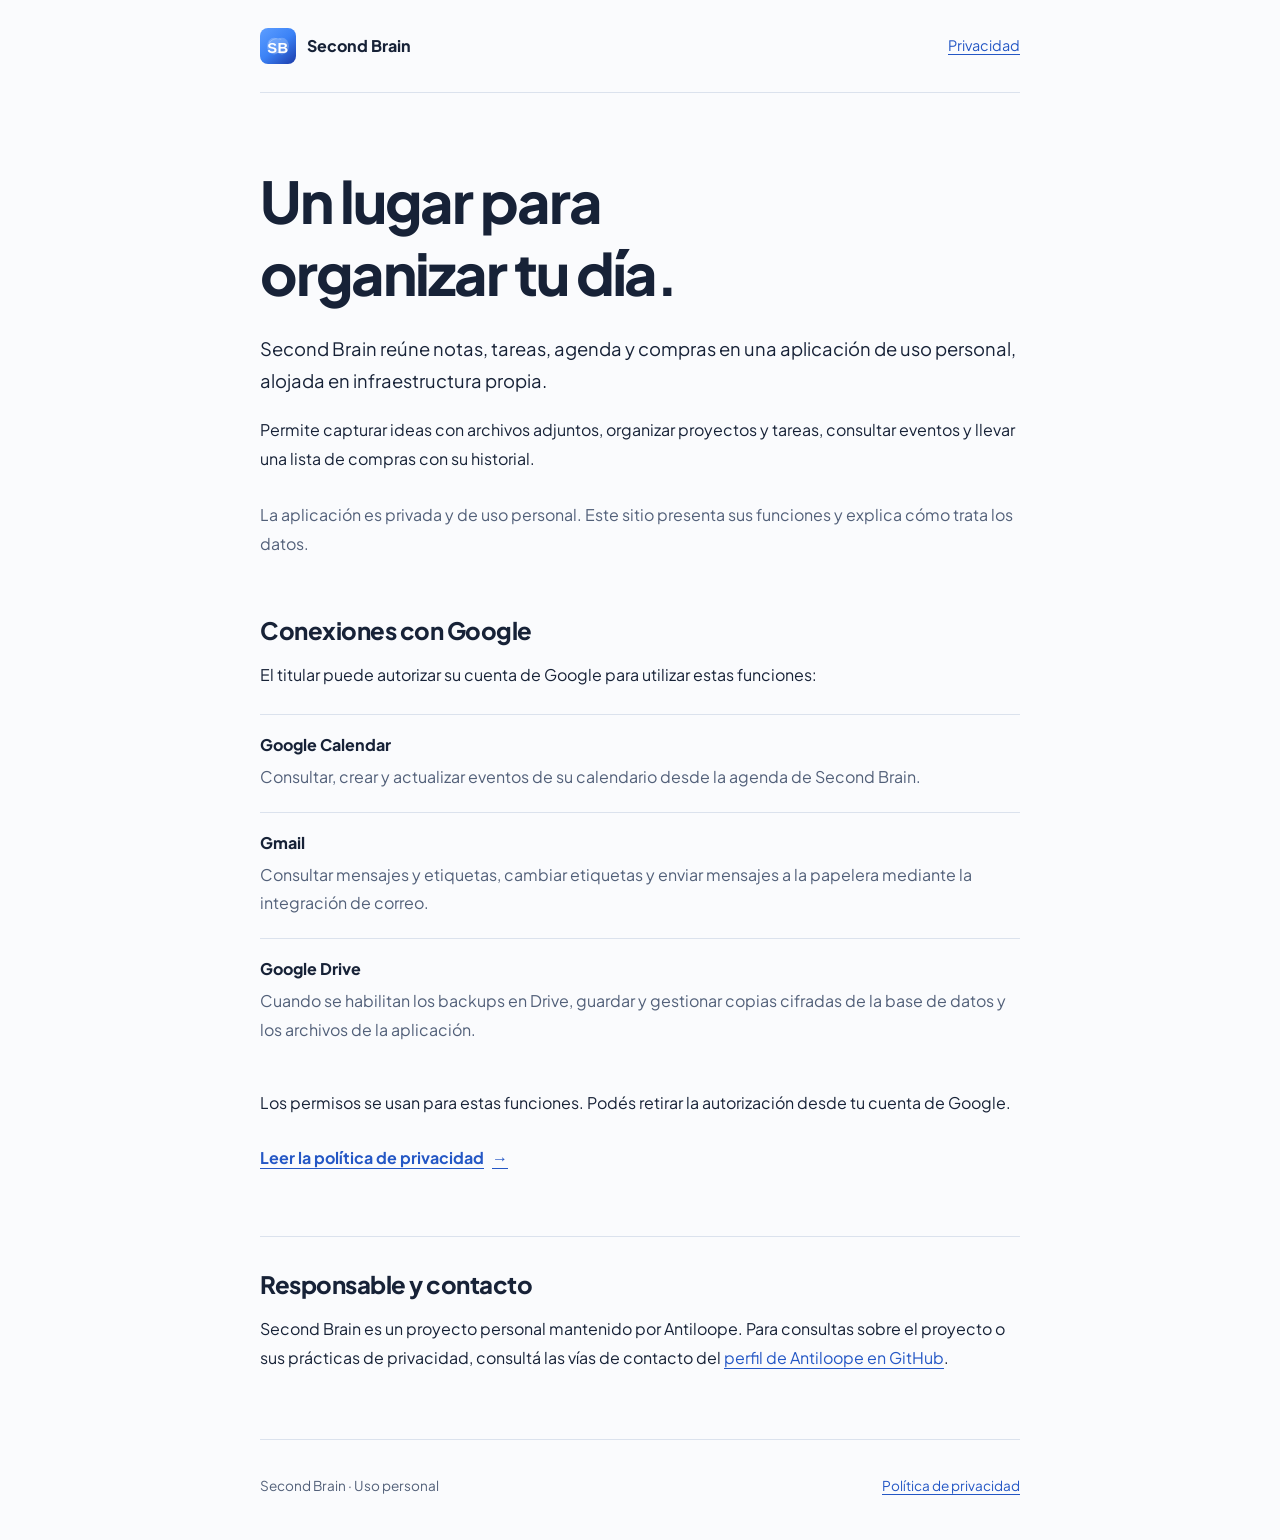
<file: site/index.html>
<!doctype html>
<html lang="es">
  <head>
    <meta charset="utf-8">
    <meta name="viewport" content="width=device-width, initial-scale=1">
    <meta name="description" content="Second Brain es una aplicación personal para organizar notas, tareas, agenda y compras, alojada en infraestructura propia.">
    <meta name="theme-color" content="#2457c5">
    <title>Second Brain — Organización personal</title>
    <link rel="icon" href="assets/favicon.svg" type="image/svg+xml">
    <link rel="stylesheet" href="assets/styles.css">
  </head>
  <body>
    <a class="skip-link" href="#contenido">Saltar al contenido</a>
    <header class="site-header">
      <a class="brand" href="./" aria-label="Second Brain, inicio">
        <img src="assets/favicon.svg" width="36" height="36" alt="">
        <span>Second Brain</span>
      </a>
      <nav aria-label="Navegación principal">
        <a href="privacy.html">Privacidad</a>
      </nav>
    </header>
    <main id="contenido">
      <section class="intro" aria-labelledby="titulo">
        <h1 id="titulo">Un lugar para organizar tu día.</h1>
        <p class="lead">Second Brain reúne notas, tareas, agenda y compras en una aplicación de uso personal, alojada en infraestructura propia.</p>
        <p>Permite capturar ideas con archivos adjuntos, organizar proyectos y tareas, consultar eventos y llevar una lista de compras con su historial.</p>
        <p class="access-note">La aplicación es privada y de uso personal. Este sitio presenta sus funciones y explica cómo trata los datos.</p>
      </section>
      <section aria-labelledby="google">
        <h2 id="google">Conexiones con Google</h2>
        <p>El titular puede autorizar su cuenta de Google para utilizar estas funciones:</p>
        <dl class="integrations">
          <div>
            <dt>Google Calendar</dt>
            <dd>Consultar, crear y actualizar eventos de su calendario desde la agenda de Second Brain.</dd>
          </div>
          <div>
            <dt>Gmail</dt>
            <dd>Consultar mensajes y etiquetas, cambiar etiquetas y enviar mensajes a la papelera mediante la integración de correo.</dd>
          </div>
          <div>
            <dt>Google Drive</dt>
            <dd>Cuando se habilitan los backups en Drive, guardar y gestionar copias cifradas de la base de datos y los archivos de la aplicación.</dd>
          </div>
        </dl>
        <p>Los permisos se usan para estas funciones. Podés retirar la autorización desde tu cuenta de Google.</p>
        <a class="primary-link" href="privacy.html">Leer la política de privacidad <span aria-hidden="true">→</span></a>
      </section>
      <section class="contact" aria-labelledby="contacto">
        <h2 id="contacto">Responsable y contacto</h2>
        <p>Second Brain es un proyecto personal mantenido por Antiloope. Para consultas sobre el proyecto o sus prácticas de privacidad, consultá las vías de contacto del <a href="https://github.com/Antiloope">perfil de Antiloope en GitHub</a>.</p>
      </section>
    </main>
    <footer class="site-footer">
      <span>Second Brain · Uso personal</span>
      <a href="privacy.html">Política de privacidad</a>
    </footer>
  </body>
</html>
</file>
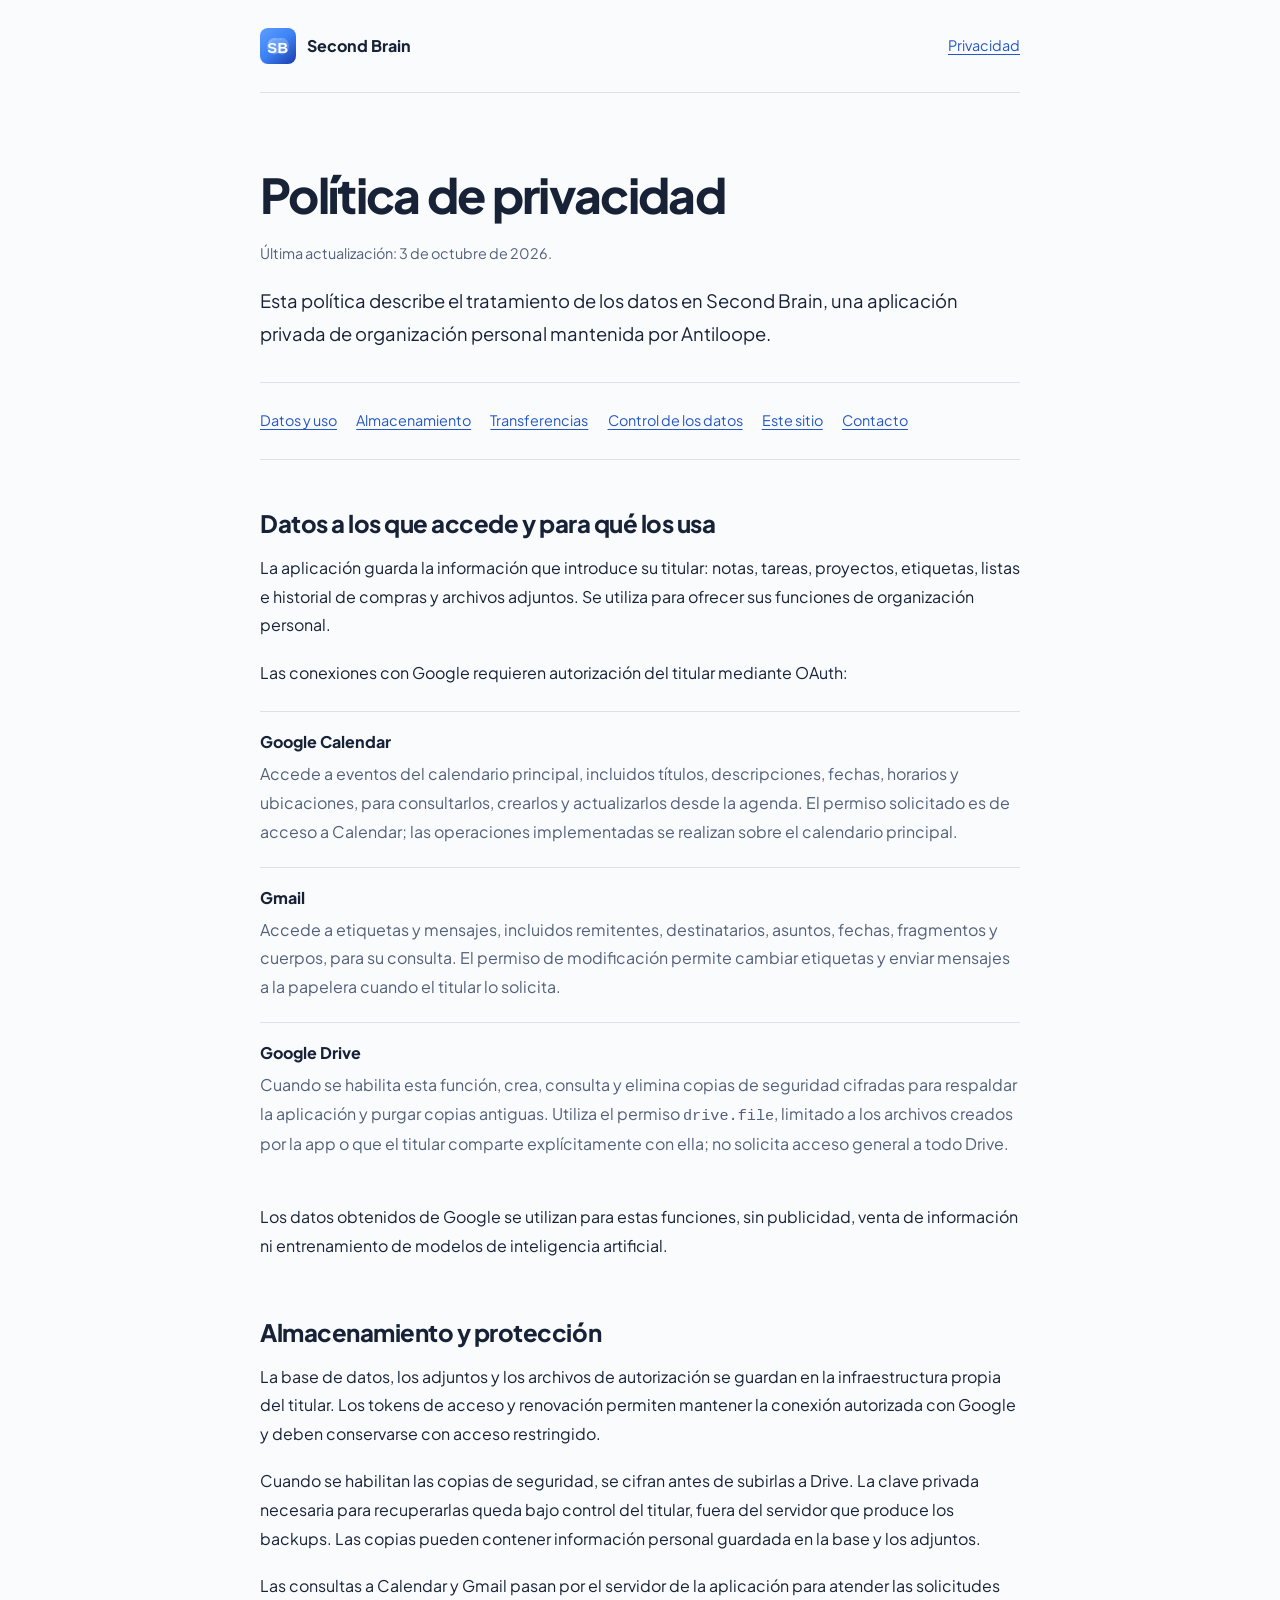
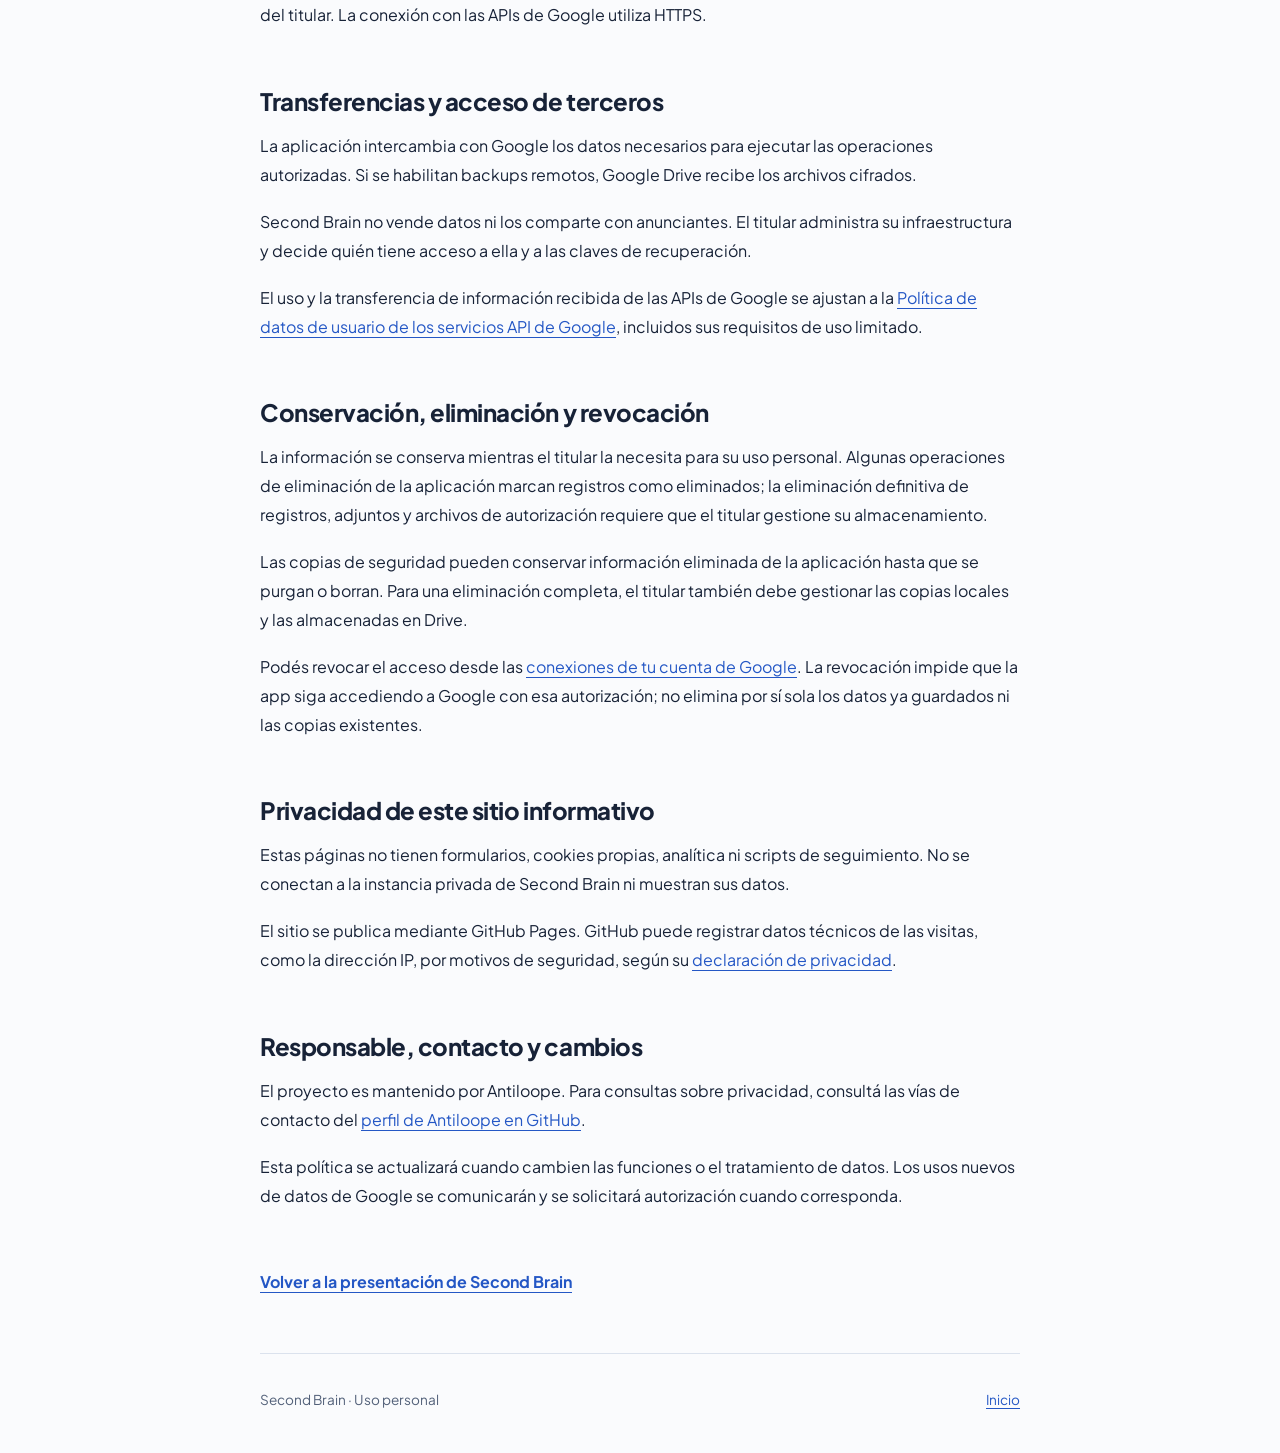
<file: site/privacy.html>
<!doctype html>
<html lang="es">
  <head>
    <meta charset="utf-8">
    <meta name="viewport" content="width=device-width, initial-scale=1">
    <meta name="description" content="Cómo Second Brain accede, utiliza, almacena y protege los datos de su titular y de las integraciones con Google.">
    <meta name="theme-color" content="#2457c5">
    <title>Política de privacidad — Second Brain</title>
    <link rel="icon" href="assets/favicon.svg" type="image/svg+xml">
    <link rel="stylesheet" href="assets/styles.css">
  </head>
  <body>
    <a class="skip-link" href="#contenido">Saltar al contenido</a>
    <header class="site-header">
      <a class="brand" href="./" aria-label="Second Brain, inicio">
        <img src="assets/favicon.svg" width="36" height="36" alt="">
        <span>Second Brain</span>
      </a>
      <nav aria-label="Navegación principal">
        <a href="privacy.html" aria-current="page">Privacidad</a>
      </nav>
    </header>
    <main id="contenido" class="policy">
      <h1>Política de privacidad</h1>
      <p class="updated">Última actualización: <time datetime="2026-10-03">3 de octubre de 2026</time>.</p>
      <p class="lead">Esta política describe el tratamiento de los datos en Second Brain, una aplicación privada de organización personal mantenida por Antiloope.</p>
      <nav class="contents" aria-label="Contenido de la política">
        <a href="#datos">Datos y uso</a>
        <a href="#almacenamiento">Almacenamiento</a>
        <a href="#compartir">Transferencias</a>
        <a href="#control">Control de los datos</a>
        <a href="#sitio">Este sitio</a>
        <a href="#contacto">Contacto</a>
      </nav>
      <section id="datos">
        <h2>Datos a los que accede y para qué los usa</h2>
        <p>La aplicación guarda la información que introduce su titular: notas, tareas, proyectos, etiquetas, listas e historial de compras y archivos adjuntos. Se utiliza para ofrecer sus funciones de organización personal.</p>
        <p>Las conexiones con Google requieren autorización del titular mediante OAuth:</p>
        <dl class="integrations">
          <div>
            <dt>Google Calendar</dt>
            <dd>Accede a eventos del calendario principal, incluidos títulos, descripciones, fechas, horarios y ubicaciones, para consultarlos, crearlos y actualizarlos desde la agenda. El permiso solicitado es de acceso a Calendar; las operaciones implementadas se realizan sobre el calendario principal.</dd>
          </div>
          <div>
            <dt>Gmail</dt>
            <dd>Accede a etiquetas y mensajes, incluidos remitentes, destinatarios, asuntos, fechas, fragmentos y cuerpos, para su consulta. El permiso de modificación permite cambiar etiquetas y enviar mensajes a la papelera cuando el titular lo solicita.</dd>
          </div>
          <div>
            <dt>Google Drive</dt>
            <dd>Cuando se habilita esta función, crea, consulta y elimina copias de seguridad cifradas para respaldar la aplicación y purgar copias antiguas. Utiliza el permiso <code>drive.file</code>, limitado a los archivos creados por la app o que el titular comparte explícitamente con ella; no solicita acceso general a todo Drive.</dd>
          </div>
        </dl>
        <p>Los datos obtenidos de Google se utilizan para estas funciones, sin publicidad, venta de información ni entrenamiento de modelos de inteligencia artificial.</p>
      </section>
      <section id="almacenamiento">
        <h2>Almacenamiento y protección</h2>
        <p>La base de datos, los adjuntos y los archivos de autorización se guardan en la infraestructura propia del titular. Los tokens de acceso y renovación permiten mantener la conexión autorizada con Google y deben conservarse con acceso restringido.</p>
        <p>Cuando se habilitan las copias de seguridad, se cifran antes de subirlas a Drive. La clave privada necesaria para recuperarlas queda bajo control del titular, fuera del servidor que produce los backups. Las copias pueden contener información personal guardada en la base y los adjuntos.</p>
        <p>Las consultas a Calendar y Gmail pasan por el servidor de la aplicación para atender las solicitudes del titular. La conexión con las APIs de Google utiliza HTTPS.</p>
      </section>
      <section id="compartir">
        <h2>Transferencias y acceso de terceros</h2>
        <p>La aplicación intercambia con Google los datos necesarios para ejecutar las operaciones autorizadas. Si se habilitan backups remotos, Google Drive recibe los archivos cifrados.</p>
        <p>Second Brain no vende datos ni los comparte con anunciantes. El titular administra su infraestructura y decide quién tiene acceso a ella y a las claves de recuperación.</p>
        <p>El uso y la transferencia de información recibida de las APIs de Google se ajustan a la <a href="https://developers.google.com/terms/api-services-user-data-policy">Política de datos de usuario de los servicios API de Google</a>, incluidos sus requisitos de uso limitado.</p>
      </section>
      <section id="control">
        <h2>Conservación, eliminación y revocación</h2>
        <p>La información se conserva mientras el titular la necesita para su uso personal. Algunas operaciones de eliminación de la aplicación marcan registros como eliminados; la eliminación definitiva de registros, adjuntos y archivos de autorización requiere que el titular gestione su almacenamiento.</p>
        <p>Las copias de seguridad pueden conservar información eliminada de la aplicación hasta que se purgan o borran. Para una eliminación completa, el titular también debe gestionar las copias locales y las almacenadas en Drive.</p>
        <p>Podés revocar el acceso desde las <a href="https://myaccount.google.com/connections">conexiones de tu cuenta de Google</a>. La revocación impide que la app siga accediendo a Google con esa autorización; no elimina por sí sola los datos ya guardados ni las copias existentes.</p>
      </section>
      <section id="sitio">
        <h2>Privacidad de este sitio informativo</h2>
        <p>Estas páginas no tienen formularios, cookies propias, analítica ni scripts de seguimiento. No se conectan a la instancia privada de Second Brain ni muestran sus datos.</p>
        <p>El sitio se publica mediante GitHub Pages. GitHub puede registrar datos técnicos de las visitas, como la dirección IP, por motivos de seguridad, según su <a href="https://docs.github.com/en/site-policy/privacy-policies/github-general-privacy-statement">declaración de privacidad</a>.</p>
      </section>
      <section id="contacto">
        <h2>Responsable, contacto y cambios</h2>
        <p>El proyecto es mantenido por Antiloope. Para consultas sobre privacidad, consultá las vías de contacto del <a href="https://github.com/Antiloope">perfil de Antiloope en GitHub</a>.</p>
        <p>Esta política se actualizará cuando cambien las funciones o el tratamiento de datos. Los usos nuevos de datos de Google se comunicarán y se solicitará autorización cuando corresponda.</p>
      </section>
      <a class="primary-link" href="./">Volver a la presentación de Second Brain</a>
    </main>
    <footer class="site-footer">
      <span>Second Brain · Uso personal</span>
      <a href="./">Inicio</a>
    </footer>
  </body>
</html>
</file>
<file: site/assets/styles.css>
@font-face {
  font-family: "Plus Jakarta Sans";
  src: url("plus-jakarta-sans-latin.woff2") format("woff2");
  font-weight: 200 800;
  font-style: normal;
  font-display: swap;
}

:root {
  color-scheme: light;
  --ink: #172237;
  --muted: #526079;
  --blue: #2457c5;
  --line: #dbe2ed;
  --paper: #fafbfd;
  font-family: "Plus Jakarta Sans", sans-serif;
  font-size: 16px;
}

* { box-sizing: border-box; }
html { scroll-padding-top: 2rem; }
body { margin: 0; color: var(--ink); background: var(--paper); line-height: 1.8; }
::selection { color: #fff; background: var(--blue); }
a { color: var(--blue); text-underline-offset: .22em; text-decoration-thickness: 1px; overflow-wrap: anywhere; }
a:hover { color: #163b89; text-decoration-thickness: 2px; }
a:focus-visible { outline: 3px solid var(--blue); outline-offset: 5px; border-radius: 2px; }
.skip-link { position: absolute; left: 1rem; top: .75rem; padding: .6rem 1rem; background: white; transform: translateY(-160%); z-index: 1; }
.skip-link:focus { transform: none; }
.site-header, main, .site-footer { width: min(100% - 3rem, 760px); margin-inline: auto; }
.site-header { display: flex; justify-content: space-between; align-items: center; gap: 1rem; padding-block: 1.5rem; border-bottom: 1px solid var(--line); }
.brand { display: inline-flex; align-items: center; gap: .7rem; color: var(--ink); font-weight: 750; text-decoration: none; }
.brand img { border-radius: 8px; }
.site-header nav a { display: inline-flex; align-items: center; min-height: 44px; font-size: .9rem; }
main { padding-block: 4.5rem 3rem; }
h1, h2, dt { line-height: 1.25; }
h1 { max-width: 18ch; margin: 0 0 1.5rem; font-size: clamp(2.1rem, 5.5vw, 3.6rem); font-weight: 750; letter-spacing: -.035em; text-wrap: balance; }
h2 { margin: 0 0 1rem; font-size: 1.5rem; font-weight: 750; letter-spacing: -.02em; text-wrap: balance; }
p { margin: 0 0 1.15rem; }
.lead { max-width: 60ch; font-size: 1.15rem; line-height: 1.75; }
section + section { margin-top: 3.5rem; }
.access-note { margin-block: 1.75rem 0; color: var(--muted); }
.integrations { margin: 1.5rem 0; }
.integrations > div { padding-block: 1.25rem; border-top: 1px solid var(--line); }
dt { margin-bottom: .5rem; font-weight: 750; }
dd { margin: 0; color: var(--muted); }
.primary-link { display: inline-flex; align-items: center; gap: .5rem; min-height: 44px; font-weight: 700; }
.contact { padding-top: 2rem; border-top: 1px solid var(--line); }
.site-footer { display: flex; flex-wrap: wrap; justify-content: space-between; gap: .75rem 1.5rem; padding-block: 1.5rem 2rem; border-top: 1px solid var(--line); color: var(--muted); font-size: .85rem; }
.site-footer a { display: inline-flex; align-items: center; min-height: 44px; }
.site-footer span { display: inline-flex; align-items: center; }
.policy h1 { font-size: clamp(2rem, 5vw, 3rem); }
.updated { color: var(--muted); font-size: .9rem; margin-top: -.5rem; }
.contents { display: flex; flex-wrap: wrap; gap: .25rem 1.2rem; margin-block: 2rem 3rem; padding-block: 1rem; border-block: 1px solid var(--line); }
.contents a { display: inline-flex; align-items: center; min-height: 44px; font-size: .9rem; }
.policy > .primary-link { margin-top: 2rem; }
code { font-size: .95em; }

@media (max-width: 480px) {
  .site-header, main, .site-footer { width: calc(100% - 2rem); }
  .site-header { padding-block: 1rem; }
  .brand { gap: .5rem; font-size: .95rem; }
  main { padding-top: 2.75rem; }
  section + section { margin-top: 2.75rem; }
}
</file>
